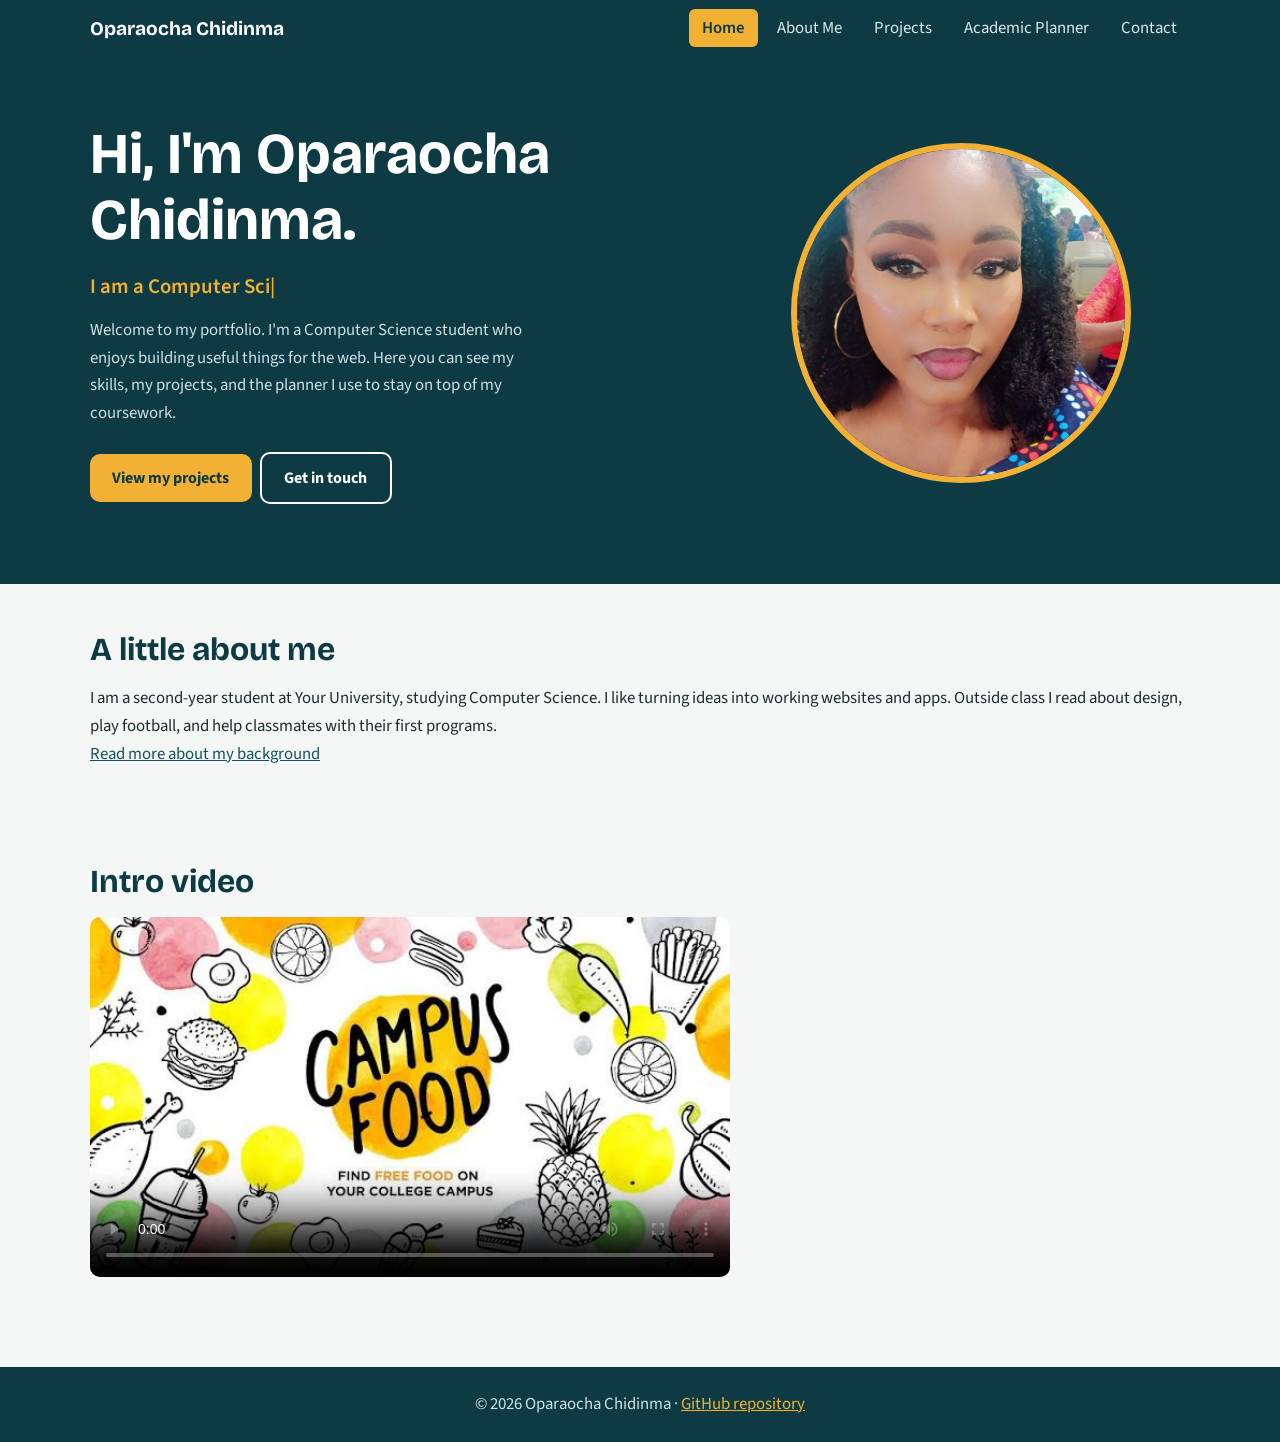
<file: index.html>
<!DOCTYPE html>
<html lang="en">
<head>
<meta charset="UTF-8">
<meta name="viewport" content="width=device-width, initial-scale=1">
<title>Home | Oparaocha Chidinma</title>
<meta name="description" content="Academic portfolio and student planner of Oparaocha Chidinma.">
<link rel="preconnect" href="https://fonts.googleapis.com">
<link href="https://fonts.googleapis.com/css2?family=Bricolage+Grotesque:wght@600;700&family=Source+Sans+3:wght@400;600&display=swap" rel="stylesheet">
<link rel="stylesheet" href="css/style.css">
</head>
<body>
<header class="site"><div class="container nav">
<a class="brand" href="index.html">Oparaocha Chidinma</a>
<button class="menu-btn" id="menuBtn" aria-expanded="false" aria-controls="navList">Menu</button>
<nav aria-label="Main"><ul id="navList"><li><a class="link active" href="index.html">Home</a></li><li><a class="link" href="about.html">About Me</a></li><li><a class="link" href="projects.html">Projects</a></li><li><a class="link" href="planner.html">Academic Planner</a></li><li><a class="link" href="contact.html">Contact</a></li></ul></nav>
</div></header>
<main>
<section class="hero"><div class="container">
<div><h1>Hi, I'm Oparaocha Chidinma.</h1>
<p class="typed-line">I am a <span id="typed"></span><span class="cursor">|</span></p>
<p>Welcome to my portfolio. I'm a Computer Science student who enjoys building useful things for the web. Here you can see my skills, my projects, and the planner I use to stay on top of my coursework.</p>
<a class="btn" href="projects.html">View my projects</a><a class="btn alt" href="contact.html">Get in touch</a></div>
<img src="images/photo.jpg" alt="Portrait of Oparaocha Chidinma">
</div></section>
<section><div class="container"><h2>A little about me</h2>
<p>I am a second-year student at Your University, studying Computer Science. I like turning ideas into working websites and apps. Outside class I read about design, play football, and help classmates with their first programs.</p>
<p><a href="about.html">Read more about my background</a></p></div></section>
<section><div class="container"><h2>Intro video</h2>
<video controls preload="metadata" poster="images/project1.jpg"><source src="media/video.mp4" type="video/mp4">Your browser does not support the video tag.</video>
</div></section>
</main><footer><div class="container"><p>&copy; 2026 Oparaocha Chidinma &middot; <a href="https://github.com/method3310-byte/Student-portfolio">GitHub repository</a></p></div></footer>
<script src="js/main.js"></script>
</body>
</html>
</file>
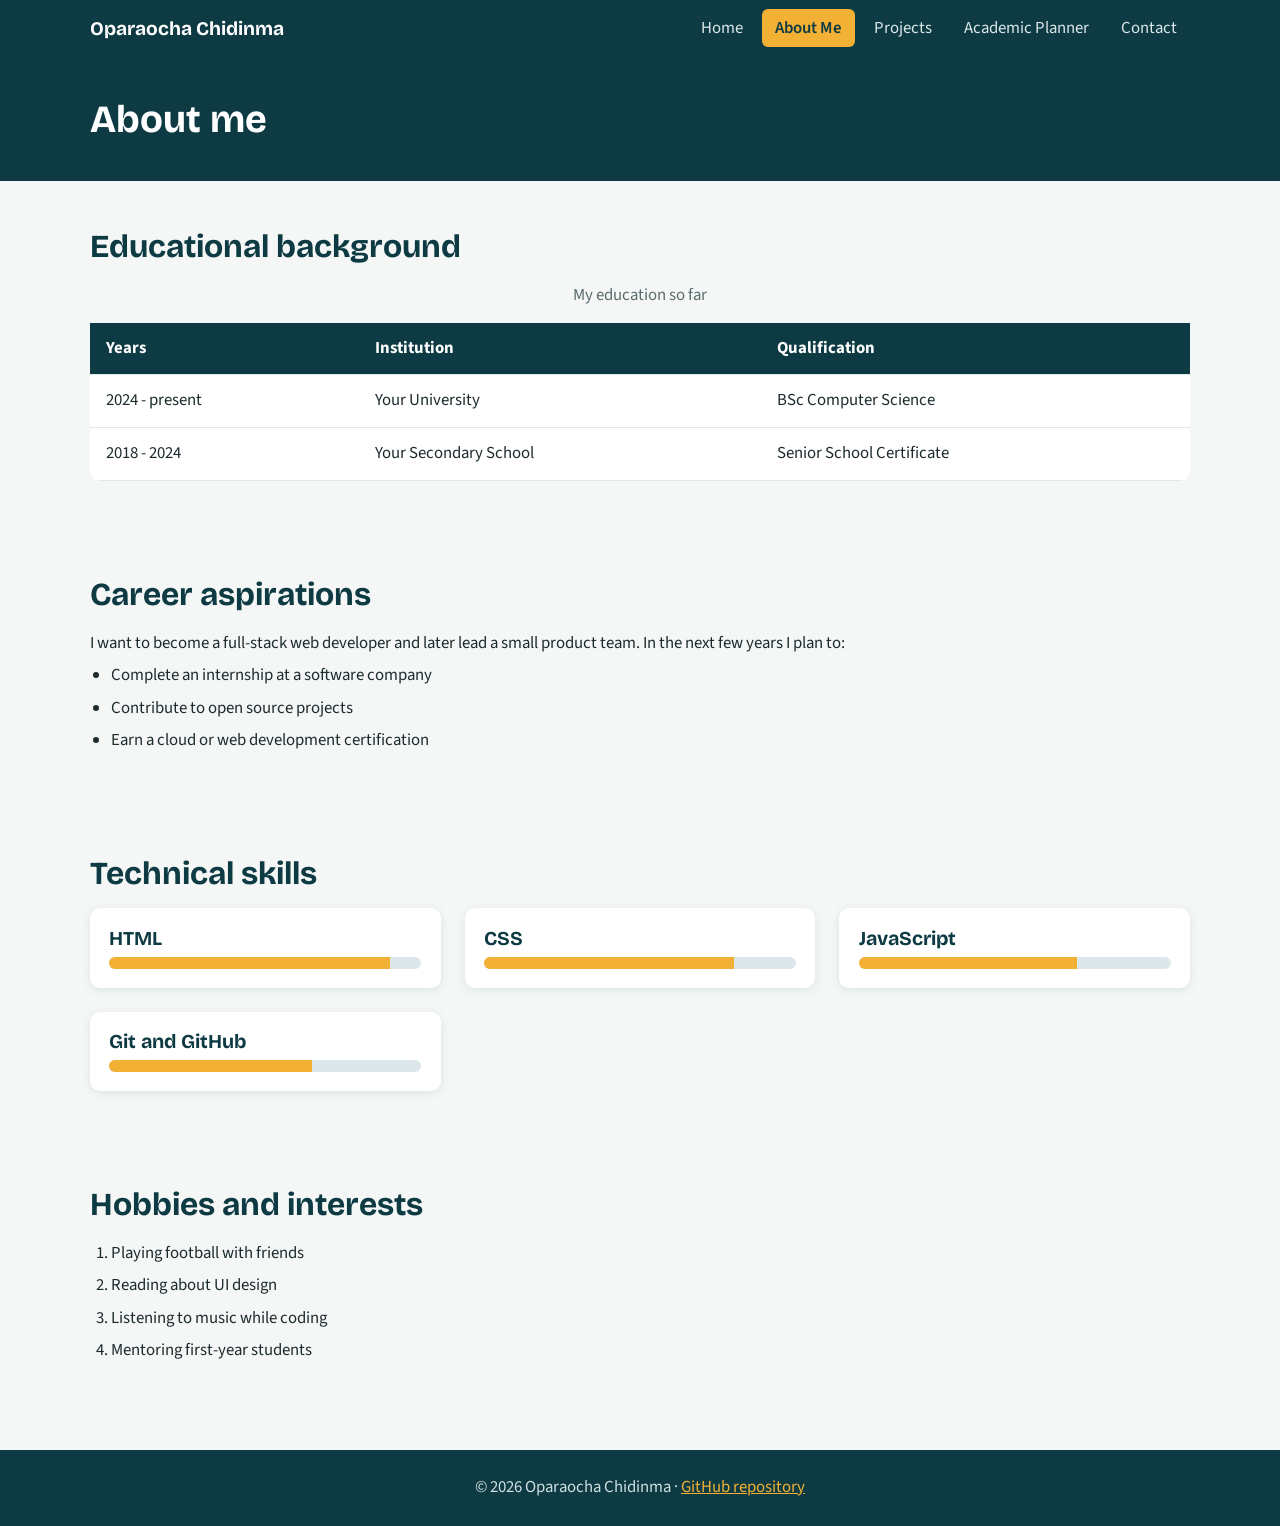
<file: about.html>
<!DOCTYPE html>
<html lang="en">
<head>
<meta charset="UTF-8">
<meta name="viewport" content="width=device-width, initial-scale=1">
<title>About Me | Oparaocha Chidinma</title>
<meta name="description" content="Academic portfolio and student planner of Oparaocha Chidinma.">
<link rel="preconnect" href="https://fonts.googleapis.com">
<link href="https://fonts.googleapis.com/css2?family=Bricolage+Grotesque:wght@600;700&family=Source+Sans+3:wght@400;600&display=swap" rel="stylesheet">
<link rel="stylesheet" href="css/style.css">
</head>
<body>
<header class="site"><div class="container nav">
<a class="brand" href="index.html">Oparaocha Chidinma</a>
<button class="menu-btn" id="menuBtn" aria-expanded="false" aria-controls="navList">Menu</button>
<nav aria-label="Main"><ul id="navList"><li><a class="link" href="index.html">Home</a></li><li><a class="link active" href="about.html">About Me</a></li><li><a class="link" href="projects.html">Projects</a></li><li><a class="link" href="planner.html">Academic Planner</a></li><li><a class="link" href="contact.html">Contact</a></li></ul></nav>
</div></header>
<div class="page-title"><div class="container"><h1>About me</h1></div></div>
<main><div class="container">
<section><h2>Educational background</h2>
<div class="table-wrap"><table><caption class="counter">My education so far</caption>
<thead><tr><th>Years</th><th>Institution</th><th>Qualification</th></tr></thead>
<tbody>
<tr><td>2024 - present</td><td>Your University</td><td>BSc Computer Science</td></tr>
<tr><td>2018 - 2024</td><td>Your Secondary School</td><td>Senior School Certificate</td></tr>
</tbody></table></div></section>
<section><h2>Career aspirations</h2>
<p>I want to become a full-stack web developer and later lead a small product team. In the next few years I plan to:</p>
<ul class="list"><li>Complete an internship at a software company</li><li>Contribute to open source projects</li><li>Earn a cloud or web development certification</li></ul></section>
<section><h2>Technical skills</h2>
<div class="grid">
<div class="card"><div class="body"><h3>HTML</h3><div class="bar"><span data-width="90%"></span></div></div></div>
<div class="card"><div class="body"><h3>CSS</h3><div class="bar"><span data-width="80%"></span></div></div></div>
<div class="card"><div class="body"><h3>JavaScript</h3><div class="bar"><span data-width="70%"></span></div></div></div>
<div class="card"><div class="body"><h3>Git and GitHub</h3><div class="bar"><span data-width="65%"></span></div></div></div>
</div></section>
<section><h2>Hobbies and interests</h2>
<ol class="list"><li>Playing football with friends</li><li>Reading about UI design</li><li>Listening to music while coding</li><li>Mentoring first-year students</li></ol></section>
</div></main><footer><div class="container"><p>&copy; 2026 Oparaocha Chidinma &middot; <a href="https://github.com/method3310-byte/Student-portfolio">GitHub repository</a></p></div></footer>
<script src="js/main.js"></script>
</body>
</html>
</file>
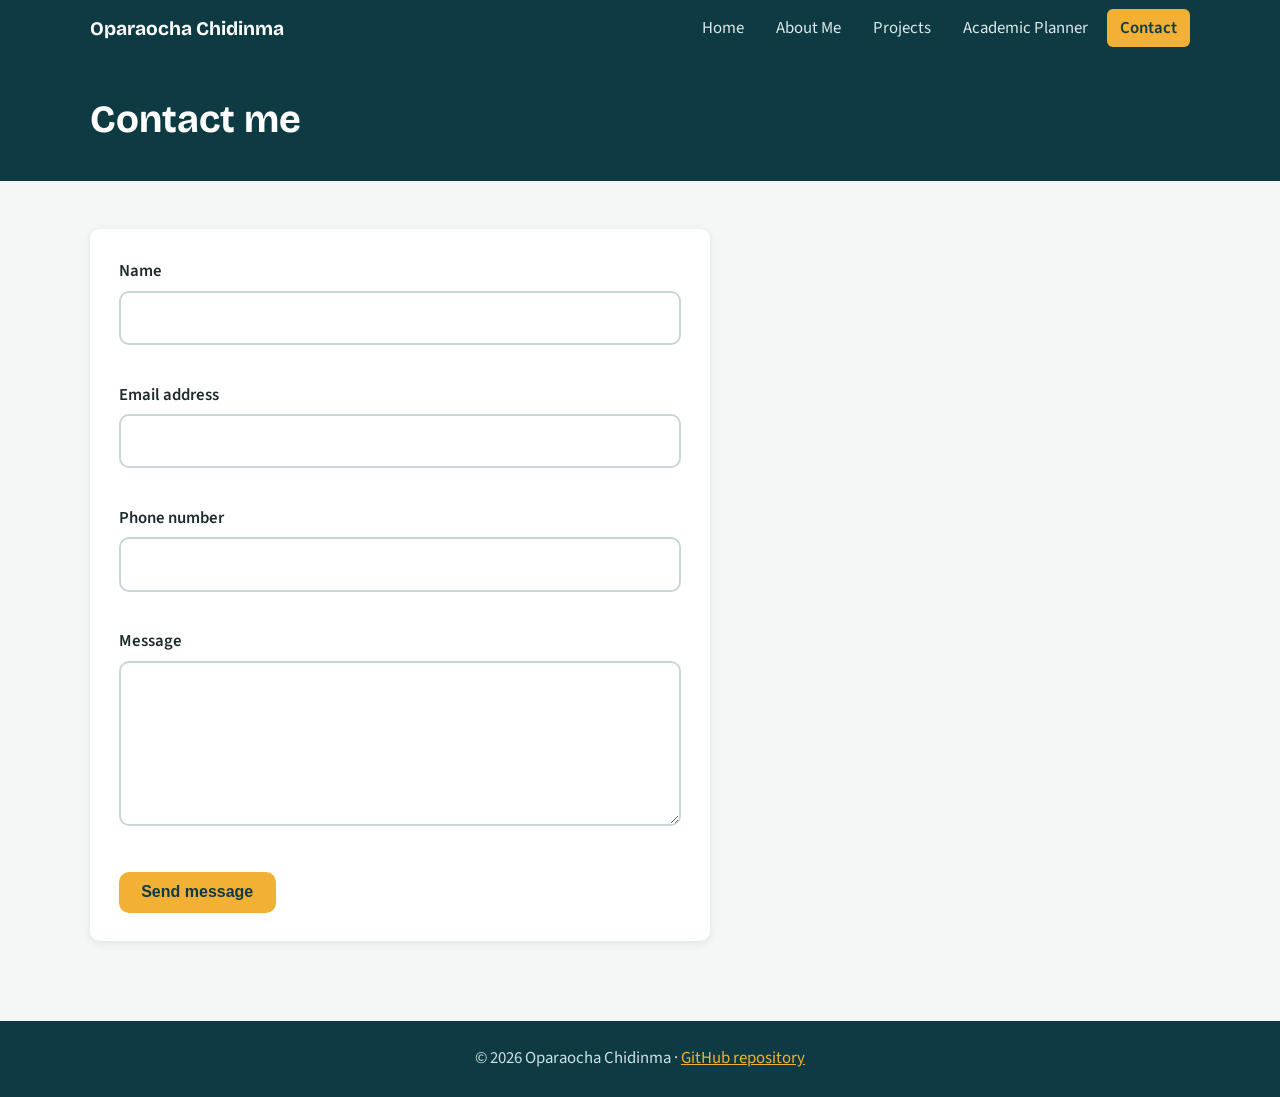
<file: contact.html>
<!DOCTYPE html>
<html lang="en">
<head>
<meta charset="UTF-8">
<meta name="viewport" content="width=device-width, initial-scale=1">
<title>Contact | Oparaocha Chidinma</title>
<meta name="description" content="Academic portfolio and student planner of Oparaocha Chidinma.">
<link rel="preconnect" href="https://fonts.googleapis.com">
<link href="https://fonts.googleapis.com/css2?family=Bricolage+Grotesque:wght@600;700&family=Source+Sans+3:wght@400;600&display=swap" rel="stylesheet">
<link rel="stylesheet" href="css/style.css">
</head>
<body>
<header class="site"><div class="container nav">
<a class="brand" href="index.html">Oparaocha Chidinma</a>
<button class="menu-btn" id="menuBtn" aria-expanded="false" aria-controls="navList">Menu</button>
<nav aria-label="Main"><ul id="navList"><li><a class="link" href="index.html">Home</a></li><li><a class="link" href="about.html">About Me</a></li><li><a class="link" href="projects.html">Projects</a></li><li><a class="link" href="planner.html">Academic Planner</a></li><li><a class="link active" href="contact.html">Contact</a></li></ul></nav>
</div></header>
<div class="page-title"><div class="container"><h1>Contact me</h1></div></div>
<main><section><div class="container">
<form id="contactForm" class="contact" novalidate>
<div class="field"><label for="name">Name</label><input type="text" id="name" name="name"><span class="error" id="nameError"></span></div>
<div class="field"><label for="email">Email address</label><input type="email" id="email" name="email"><span class="error" id="emailError"></span></div>
<div class="field"><label for="phone">Phone number</label><input type="text" id="phone" name="phone" inputmode="numeric"><span class="error" id="phoneError"></span></div>
<div class="field"><label for="message">Message</label><textarea id="message" name="message" rows="5"></textarea><span class="error" id="messageError"></span></div>
<button class="btn" type="submit">Send message</button>
<div id="formStatus" aria-live="polite"></div>
</form></div></section></main><footer><div class="container"><p>&copy; 2026 Oparaocha Chidinma &middot; <a href="https://github.com/method3310-byte/Student-portfolio">GitHub repository</a></p></div></footer>
<script src="js/main.js"></script>
</body>
</html>
</file>
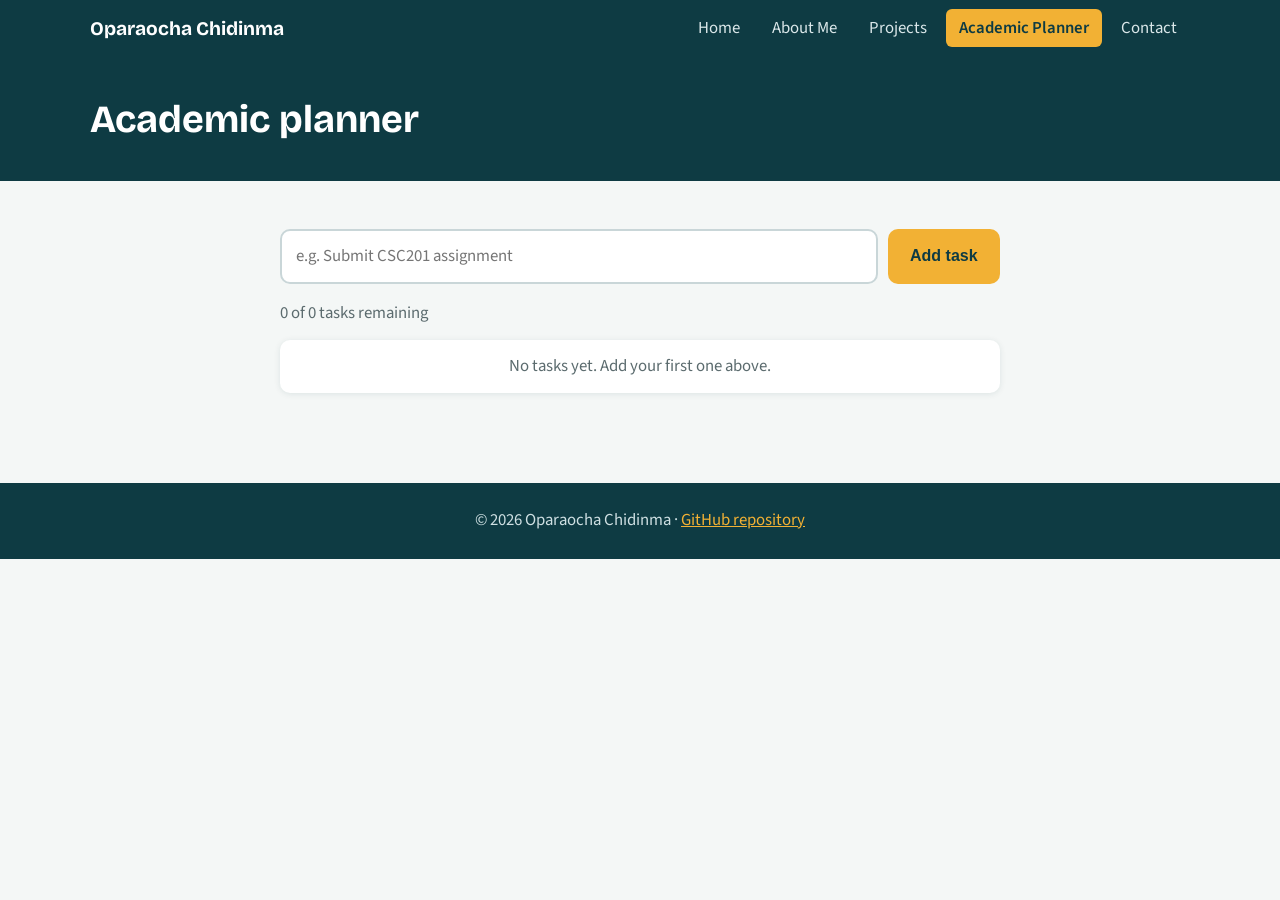
<file: planner.html>
<!DOCTYPE html>
<html lang="en">
<head>
<meta charset="UTF-8">
<meta name="viewport" content="width=device-width, initial-scale=1">
<title>Academic Planner | Oparaocha Chidinma</title>
<meta name="description" content="Academic portfolio and student planner of Oparaocha Chidinma.">
<link rel="preconnect" href="https://fonts.googleapis.com">
<link href="https://fonts.googleapis.com/css2?family=Bricolage+Grotesque:wght@600;700&family=Source+Sans+3:wght@400;600&display=swap" rel="stylesheet">
<link rel="stylesheet" href="css/style.css">
</head>
<body>
<header class="site"><div class="container nav">
<a class="brand" href="index.html">Oparaocha Chidinma</a>
<button class="menu-btn" id="menuBtn" aria-expanded="false" aria-controls="navList">Menu</button>
<nav aria-label="Main"><ul id="navList"><li><a class="link" href="index.html">Home</a></li><li><a class="link" href="about.html">About Me</a></li><li><a class="link" href="projects.html">Projects</a></li><li><a class="link active" href="planner.html">Academic Planner</a></li><li><a class="link" href="contact.html">Contact</a></li></ul></nav>
</div></header>
<div class="page-title"><div class="container"><h1>Academic planner</h1></div></div>
<main><section><div class="container"><div class="planner">
<form id="taskForm" class="add-row"><label for="taskInput" class="sr" style="position:absolute;left:-9999px">New task</label>
<input type="text" id="taskInput" placeholder="e.g. Submit CSC201 assignment" autocomplete="off">
<button class="btn" type="submit">Add task</button></form>
<p class="counter" id="counter" aria-live="polite"></p>
<ul id="taskList"></ul>
</div></div></section></main><footer><div class="container"><p>&copy; 2026 Oparaocha Chidinma &middot; <a href="https://github.com/method3310-byte/Student-portfolio">GitHub repository</a></p></div></footer>
<script src="js/main.js"></script>
</body>
</html>
</file>
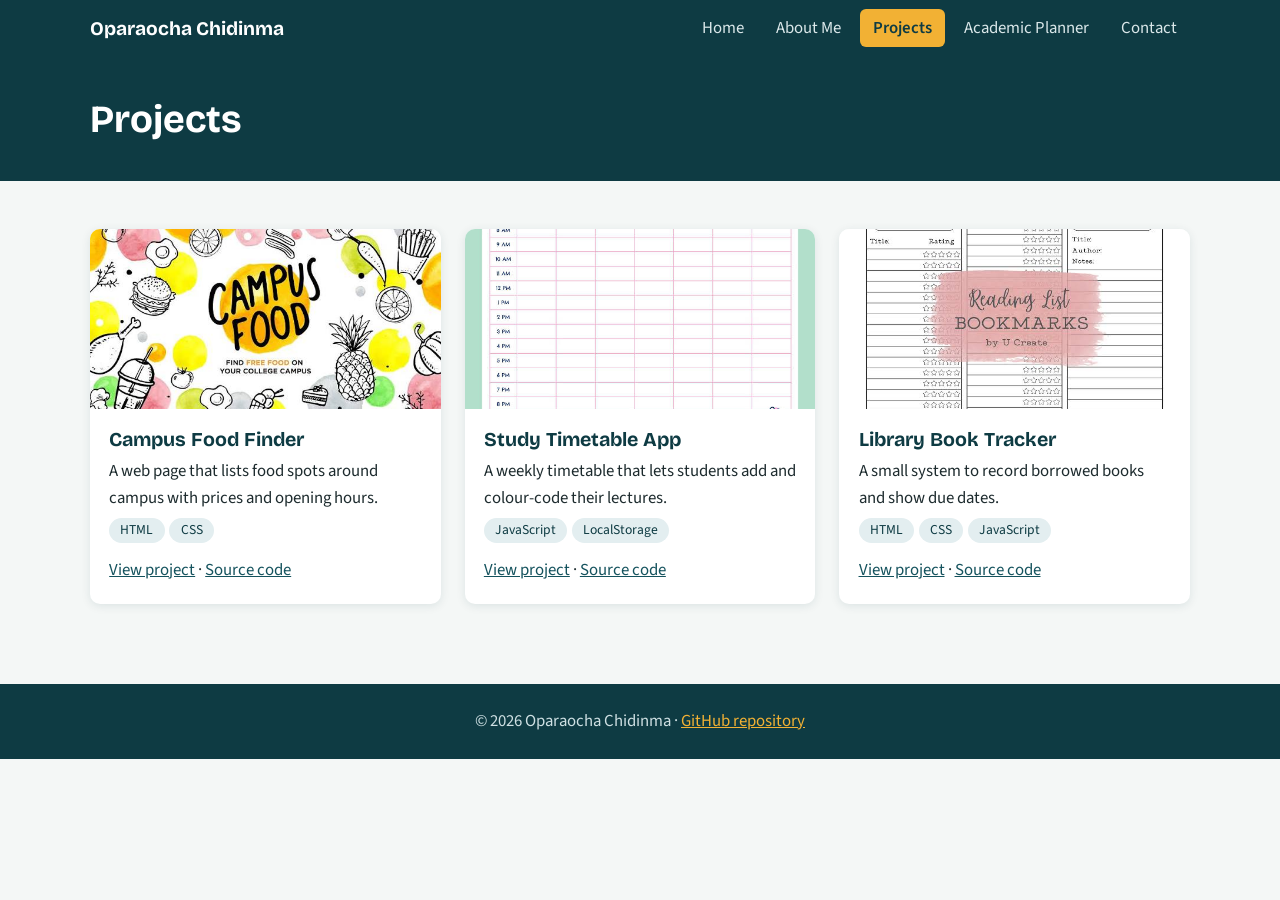
<file: projects.html>
<!DOCTYPE html>
<html lang="en">
<head>
<meta charset="UTF-8">
<meta name="viewport" content="width=device-width, initial-scale=1">
<title>Projects | Oparaocha Chidinma</title>
<meta name="description" content="Academic portfolio and student planner of Oparaocha Chidinma.">
<link rel="preconnect" href="https://fonts.googleapis.com">
<link href="https://fonts.googleapis.com/css2?family=Bricolage+Grotesque:wght@600;700&family=Source+Sans+3:wght@400;600&display=swap" rel="stylesheet">
<link rel="stylesheet" href="css/style.css">
</head>
<body>
<header class="site"><div class="container nav">
<a class="brand" href="index.html">Oparaocha Chidinma</a>
<button class="menu-btn" id="menuBtn" aria-expanded="false" aria-controls="navList">Menu</button>
<nav aria-label="Main"><ul id="navList"><li><a class="link" href="index.html">Home</a></li><li><a class="link" href="about.html">About Me</a></li><li><a class="link active" href="projects.html">Projects</a></li><li><a class="link" href="planner.html">Academic Planner</a></li><li><a class="link" href="contact.html">Contact</a></li></ul></nav>
</div></header>
<div class="page-title"><div class="container"><h1>Projects</h1></div></div><main><section><div class="container"><div class="grid"><article class="card"><img src="images/project1.jpg" alt="Screenshot of Campus Food Finder"><div class="body"><h3>Campus Food Finder</h3><p>A web page that lists food spots around campus with prices and opening hours.</p><span class="tag">HTML</span><span class="tag">CSS</span><p style="margin-top:.8rem"><a href="#" target="_blank" rel="noopener">View project</a> &middot; <a href="#" target="_blank" rel="noopener">Source code</a></p></div></article><article class="card"><img src="images/project2.jpg" alt="Screenshot of Study Timetable App"><div class="body"><h3>Study Timetable App</h3><p>A weekly timetable that lets students add and colour-code their lectures.</p><span class="tag">JavaScript</span><span class="tag">LocalStorage</span><p style="margin-top:.8rem"><a href="#" target="_blank" rel="noopener">View project</a> &middot; <a href="#" target="_blank" rel="noopener">Source code</a></p></div></article><article class="card"><img src="images/project3.jpg" alt="Screenshot of Library Book Tracker"><div class="body"><h3>Library Book Tracker</h3><p>A small system to record borrowed books and show due dates.</p><span class="tag">HTML</span><span class="tag">CSS</span><span class="tag">JavaScript</span><p style="margin-top:.8rem"><a href="#" target="_blank" rel="noopener">View project</a> &middot; <a href="#" target="_blank" rel="noopener">Source code</a></p></div></article></div></div></section></main><footer><div class="container"><p>&copy; 2026 Oparaocha Chidinma &middot; <a href="https://github.com/method3310-byte/Student-portfolio">GitHub repository</a></p></div></footer>
<script src="js/main.js"></script>
</body>
</html>
</file>
<file: css/style.css>
:root{--ink:#0e3b43;--ink-2:#14525d;--bg:#f4f7f6;--card:#fff;--text:#1d2b2e;--muted:#5b6b6e;--accent:#f2b134;--danger:#c0392b;--ok:#1e8e5a;--radius:10px}
*{box-sizing:border-box;margin:0;padding:0}
html{scroll-behavior:smooth}
body{font-family:"Source Sans 3",system-ui,sans-serif;background:var(--bg);color:var(--text);line-height:1.65;font-size:1.05rem}
h1,h2,h3{font-family:"Bricolage Grotesque",system-ui,sans-serif;line-height:1.15;color:var(--ink)}
a{color:var(--ink-2)}
:focus-visible{outline:3px solid var(--accent);outline-offset:2px}
.container{width:min(1100px,92%);margin-inline:auto}
header.site{background:var(--ink);position:sticky;top:0;z-index:10}
.nav{display:flex;align-items:center;justify-content:space-between;padding:.8rem 0}
.brand{color:#fff;font-family:"Bricolage Grotesque",sans-serif;font-weight:700;font-size:1.2rem;text-decoration:none}
.nav ul{display:flex;gap:.4rem;list-style:none}
.nav a.link{color:#dbe8ea;text-decoration:none;padding:.45rem .8rem;border-radius:6px;transition:background .25s,color .25s}
.nav a.link:hover{background:var(--ink-2);color:#fff}
.nav a.link.active{background:var(--accent);color:var(--ink);font-weight:600}
.menu-btn{display:none;background:none;border:2px solid #dbe8ea;color:#fff;padding:.3rem .7rem;border-radius:6px;font-size:1rem;cursor:pointer}
.hero{background:var(--ink);color:#fff;padding:4rem 0 5rem}
.hero .container{display:grid;grid-template-columns:1.3fr 1fr;gap:3rem;align-items:center}
.hero h1{color:#fff;font-size:clamp(2.2rem,5vw,3.6rem);margin-bottom:1rem;animation:rise .9s ease both}
.hero p{color:#cfe0e3;max-width:55ch;margin-bottom:1.5rem}
.hero img{width:100%;max-width:340px;justify-self:center;border-radius:50%;border:6px solid var(--accent);aspect-ratio:1;object-fit:cover;background:#fff}
@keyframes rise{from{opacity:0;transform:translateY(24px)}to{opacity:1;transform:none}}
.btn{display:inline-block;background:var(--accent);color:var(--ink);border:0;padding:.7rem 1.4rem;border-radius:var(--radius);font-weight:700;font-size:1rem;text-decoration:none;cursor:pointer;transition:transform .2s,box-shadow .2s}
.btn:hover{transform:translateY(-2px);box-shadow:0 6px 14px rgba(0,0,0,.2)}
.btn.alt{background:transparent;color:#fff;border:2px solid #fff;margin-left:.5rem}
main section{padding:3rem 0}
main h2{font-size:2rem;margin-bottom:1rem}
.page-title{background:var(--ink);padding:2.5rem 0}.page-title h1{color:#fff;font-size:2.4rem}
.grid{display:grid;grid-template-columns:repeat(auto-fit,minmax(260px,1fr));gap:1.5rem}
.card{background:var(--card);border-radius:var(--radius);box-shadow:0 2px 10px rgba(14,59,67,.1);overflow:hidden}
.card .body{padding:1.2rem}
.card img{width:100%;height:180px;object-fit:cover;display:block;transition:transform .4s}
.card:hover img{transform:scale(1.04)}
.card h3{margin-bottom:.4rem}
.tag{display:inline-block;background:#e3eef0;color:var(--ink);border-radius:20px;padding:.1rem .7rem;font-size:.85rem;margin:.3rem .3rem 0 0}
table{width:100%;border-collapse:collapse;background:var(--card);border-radius:var(--radius);overflow:hidden}
th,td{text-align:left;padding:.75rem 1rem;border-bottom:1px solid #e1e8e9}
th{background:var(--ink);color:#fff}
.table-wrap{overflow-x:auto}
ul.list,ol.list{padding-left:1.3rem}.list li{margin:.3rem 0}
.bar{background:#dce7e9;border-radius:20px;height:12px;overflow:hidden}.bar span{display:block;height:100%;background:var(--accent)}
video{width:100%;max-width:640px;border-radius:var(--radius)}
.planner{max-width:720px;margin-inline:auto}
.add-row{display:flex;gap:.6rem;margin-bottom:1rem}
.add-row input{flex:1}
input,textarea{width:100%;padding:.7rem .9rem;border:2px solid #c9d6d8;border-radius:var(--radius);font:inherit;background:#fff}
input:focus,textarea:focus{border-color:var(--ink-2);outline:none}
#taskList{list-style:none}
#taskList li{display:flex;align-items:center;gap:.8rem;background:#fff;padding:.8rem 1rem;border-radius:var(--radius);margin-bottom:.6rem;box-shadow:0 1px 6px rgba(14,59,67,.1);animation:rise .3s ease both}
#taskList li.done span{text-decoration:line-through;color:var(--muted)}
#taskList li span{flex:1}
#taskList input[type=checkbox]{width:22px;height:22px;accent-color:var(--ok)}
.del{background:none;border:0;color:var(--danger);font-size:1.4rem;cursor:pointer}
.counter{color:var(--muted);margin-bottom:.8rem}
.empty{justify-content:center;color:var(--muted)}
form.contact{max-width:620px;background:#fff;padding:1.8rem;border-radius:var(--radius);box-shadow:0 2px 10px rgba(14,59,67,.1)}
.field{margin-bottom:1.1rem}
.field label{display:block;font-weight:600;margin-bottom:.3rem}
.error{color:var(--danger);font-size:.9rem;min-height:1.2rem;display:block}
.invalid{border-color:var(--danger)}
.success{background:#e2f5ea;color:#14663f;padding:.9rem 1rem;border-radius:var(--radius);margin-top:1rem}
footer{background:var(--ink);color:#cfe0e3;text-align:center;padding:1.5rem 0;margin-top:2rem}
footer a{color:var(--accent)}
@media(max-width:760px){
.menu-btn{display:block}
.nav ul{display:none;position:absolute;top:100%;left:0;right:0;background:var(--ink);flex-direction:column;padding:.5rem 4%}
.nav ul.open{display:flex}
.hero .container{grid-template-columns:1fr}.hero img{order:-1;max-width:220px}
}
@media(prefers-reduced-motion:reduce){*{animation:none!important;transition:none!important}.reveal{opacity:1;transform:none}}

/* ---------- Animations ---------- */
.reveal{opacity:0;transform:translateY(32px);transition:opacity .7s ease,transform .7s ease}
.reveal.show{opacity:1;transform:none}
.hero img{animation:float 5s ease-in-out infinite}
@keyframes float{0%,100%{transform:translateY(0)}50%{transform:translateY(-12px)}}
.typed-line{font-size:1.3rem;color:var(--accent)!important;font-weight:600;min-height:2rem;margin-bottom:.8rem!important}
.cursor{animation:blink 1s steps(2) infinite}
@keyframes blink{50%{opacity:0}}
.bar span{width:0;transition:width 1.4s ease}
.card{transition:transform .3s,box-shadow .3s}
.card:hover{transform:translateY(-6px);box-shadow:0 12px 26px rgba(14,59,67,.18)}
</file>
